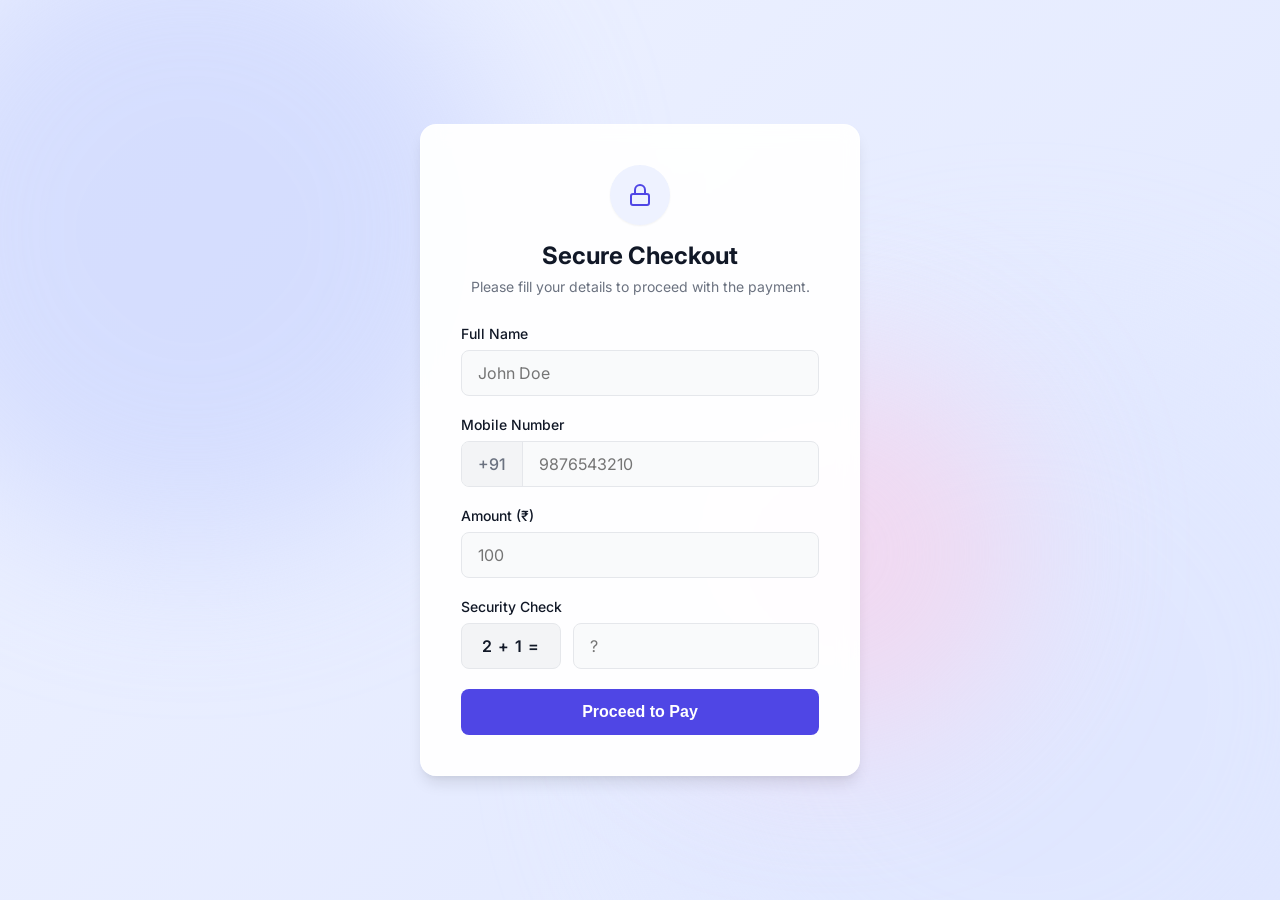
<file: index.html>
<!DOCTYPE html>
<html lang="en">

<head>
    <meta charset="UTF-8">
    <meta name="viewport" content="width=device-width, initial-scale=1.0">
    <title>Secure Payment</title>
    <!-- Basic SEO tags -->
    <meta name="description" content="Secure payment collection gateway.">
    <!-- Fonts -->
    <link href="https://fonts.googleapis.com/css2?family=Inter:wght@400;500;600;700&display=swap" rel="stylesheet">
    <link rel="stylesheet" href="assets/css/style.css">
    <!-- Favicon -->
    <link rel="icon" type="image/png" href="[data-uri]">
</head>

<body>
    <div class="background-shapes">
        <div class="shape shape-1"></div>
        <div class="shape shape-2"></div>
        <div class="shape shape-3"></div>
    </div>

    <div class="payment-container">
        <header class="payment-header">
            <div class="icon-container">
                <svg xmlns="http://www.w3.org/2000/svg" width="24" height="24" viewBox="0 0 24 24" fill="none"
                    stroke="currentColor" stroke-width="2" stroke-linecap="round" stroke-linejoin="round">
                    <rect x="3" y="11" width="18" height="11" rx="2" ry="2"></rect>
                    <path d="M7 11V7a5 5 0 0 1 10 0v4"></path>
                </svg>
            </div>
            <h2>Secure Checkout</h2>
            <p>Please fill your details to proceed with the payment.</p>
        </header>

        <!-- Visible Form for User Input -->
        <form id="uiPaymentForm" class="payment-form">
            <div class="form-group">
                <label for="fullName">Full Name</label>
                <input type="text" id="fullName" placeholder="John Doe" required>
                <span class="error-message" id="nameError">Please enter your full name.</span>
            </div>

            <div class="form-group">
                <label for="mobileNumber">Mobile Number</label>
                <div class="input-with-prefix">
                    <span class="prefix">+91</span>
                    <input type="tel" id="mobileNumber" placeholder="9876543210" pattern="[0-9]{10}" maxlength="10"
                        required>
                </div>
                <span class="error-message" id="mobileError">Please enter a valid 10-digit mobile number.</span>
            </div>

            <div class="form-group">
                <label for="amount">Amount (₹)</label>
                <input type="number" id="amount" placeholder="100" min="1" step="1" required>
                <span class="error-message" id="amountError">Minimum amount is ₹1.</span>
            </div>

            <div class="form-group captcha-group">
                <label>Security Check</label>
                <div class="captcha-container">
                    <span id="captchaQuestion" class="captcha-question">... + ... =</span>
                    <input type="number" id="captchaAnswer" placeholder="?" required>
                </div>
                <span class="error-message" id="captchaError">Incorrect answer. Please try again.</span>
            </div>

            <button type="submit" id="submitBtn" class="submit-btn">
                <span class="btn-text">Proceed to Pay</span>
                <span class="spinner" style="display: none;"></span>
            </button>
        </form>

        <!-- Hidden Form for PayU Submission -->
        <form action="https://secure.payu.in/_payment" method="post" id="payuForm" style="display: none;">
            <input type="hidden" name="key" id="payu_key" value="" />
            <input type="hidden" name="txnid" id="payu_txnid" value="" />
            <input type="hidden" name="amount" id="payu_amount" value="" />
            <input type="hidden" name="productinfo" id="payu_productinfo" value="Payment Collection" />
            <input type="hidden" name="firstname" id="payu_firstname" value="" />
            <input type="hidden" name="email" id="payu_email" value="" />
            <input type="hidden" name="phone" id="payu_phone" value="" />
            <input type="hidden" name="surl" id="payu_surl" value="" />
            <input type="hidden" name="furl" id="payu_furl" value="" />
            <input type="hidden" name="hash" id="payu_hash" value="" />
        </form>
    </div>

    <!-- Instructions note for developers -->
    <!-- 
      SECURITY BEST PRACTICES:
      1. This implementation handles hashing on the client side strictly for demonstration and GitHub Pages compatibility.
      2. In a production environment, NEVER expose your `merchant key` or `salt` on the client side. 
         Hash generation MUST be done on a secure backend server.
      3. Use PayU testing environment details for safe testing.
    -->
    <script src="assets/js/script.js"></script>
</body>

</html>
</file>
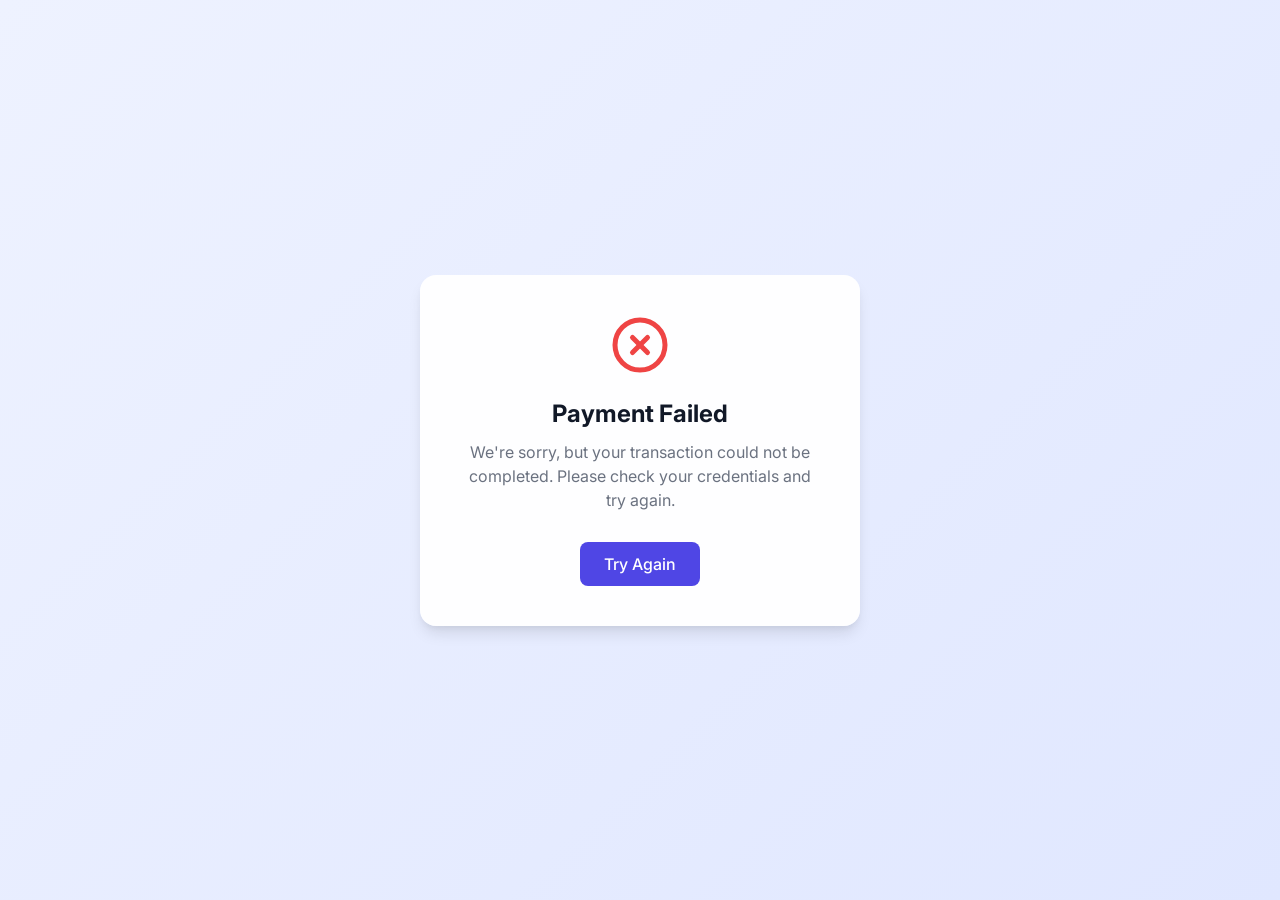
<file: failure.html>
<!DOCTYPE html>
<html lang="en">

<head>
    <meta charset="UTF-8">
    <meta name="viewport" content="width=device-width, initial-scale=1.0">
    <title>Payment Failed</title>
    <link href="https://fonts.googleapis.com/css2?family=Inter:wght@400;500;600&display=swap" rel="stylesheet">
    <link rel="stylesheet" href="assets/css/style.css">
</head>

<body class="result-page">
    <div class="result-card failure-card">
        <div class="result-icon">
            <svg xmlns="http://www.w3.org/2000/svg" width="60" height="60" viewBox="0 0 24 24" fill="none"
                stroke="#ef4444" stroke-width="2" stroke-linecap="round" stroke-linejoin="round">
                <circle cx="12" cy="12" r="10"></circle>
                <line x1="15" y1="9" x2="9" y2="15"></line>
                <line x1="9" y1="9" x2="15" y2="15"></line>
            </svg>
        </div>
        <h1>Payment Failed</h1>
        <p>We're sorry, but your transaction could not be completed. Please check your credentials and try again.</p>

        <div class="button-group">
            <a href="index.html" class="btn btn-primary">Try Again</a>
        </div>
    </div>
</body>

</html>
</file>
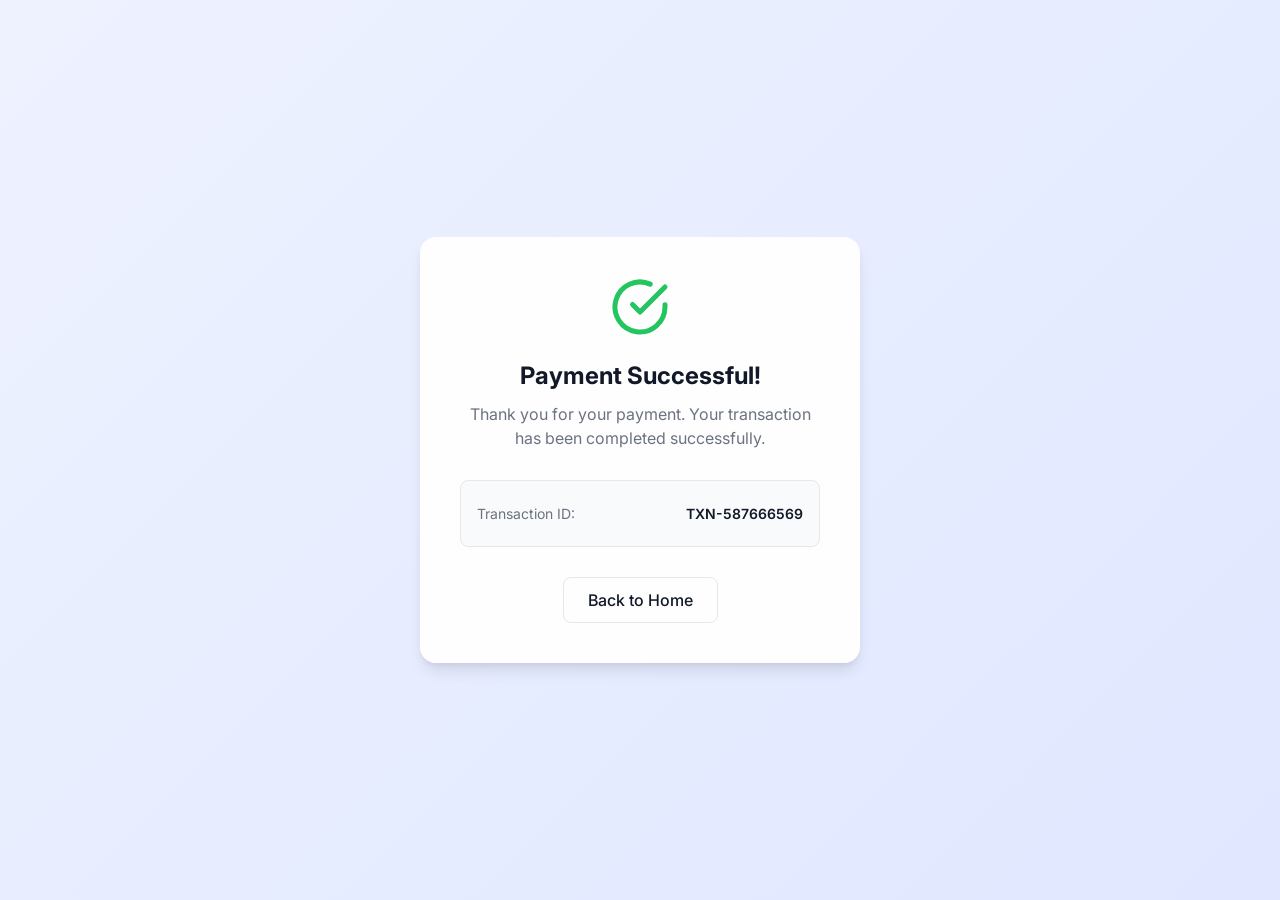
<file: success.html>
<!DOCTYPE html>
<html lang="en">

<head>
    <meta charset="UTF-8">
    <meta name="viewport" content="width=device-width, initial-scale=1.0">
    <title>Payment Successful</title>
    <link href="https://fonts.googleapis.com/css2?family=Inter:wght@400;500;600&display=swap" rel="stylesheet">
    <link rel="stylesheet" href="assets/css/style.css">
</head>

<body class="result-page">
    <div class="result-card success-card">
        <div class="result-icon">
            <svg xmlns="http://www.w3.org/2000/svg" width="60" height="60" viewBox="0 0 24 24" fill="none"
                stroke="#22c55e" stroke-width="2" stroke-linecap="round" stroke-linejoin="round">
                <path d="M22 11.08V12a10 10 0 1 1-5.93-9.14"></path>
                <polyline points="22 4 12 14.01 9 11.01"></polyline>
            </svg>
        </div>
        <h1>Payment Successful!</h1>
        <p>Thank you for your payment. Your transaction has been completed successfully.</p>

        <div class="transaction-details" id="txDetails">
            <!-- Details will be populated by JS from URL params -->
        </div>

        <a href="index.html" class="btn btn-outline">Back to Home</a>
    </div>

    <script>
        // Extract parameters from URL if any are passed back by PayU (or we can just show static success)
        // Usually PayU POSTs to success URL, so GitHub Pages (which only handles GET) might not receive POST data correctly.
        // For static hosting, we just display the confirmation.
        document.addEventListener('DOMContentLoaded', () => {
            const urlParams = new URLSearchParams(window.location.search);
            const txnid = urlParams.get('txnid') || 'TXN-' + Math.floor(Math.random() * 1000000000);

            const detailsHtml = `
                <div class="detail-row">
                    <span class="detail-label">Transaction ID:</span>
                    <span class="detail-value">${txnid}</span>
                </div>
            `;
            document.getElementById('txDetails').innerHTML = detailsHtml;
        });
    </script>
</body>

</html>
</file>
<file: assets/css/style.css>
/* Base Reset & Variables */
:root {
    --primary: #4F46E5;
    --primary-hover: #4338CA;
    --bg-gradient-start: #EEF2FF;
    --bg-gradient-end: #E0E7FF;
    --card-bg: rgba(255, 255, 255, 0.95);
    --text-main: #111827;
    --text-muted: #6B7280;
    --border-color: #E5E7EB;
    --error: #DC2626;
    --success: #10B981;
    --shadow-sm: 0 1px 2px 0 rgba(0, 0, 0, 0.05);
    --shadow-md: 0 4px 6px -1px rgba(0, 0, 0, 0.1), 0 2px 4px -1px rgba(0, 0, 0, 0.06);
    --shadow-lg: 0 10px 15px -3px rgba(0, 0, 0, 0.1), 0 4px 6px -2px rgba(0, 0, 0, 0.05);
    --border-radius: 16px;
}

* {
    margin: 0;
    padding: 0;
    box-sizing: border-box;
}

body {
    font-family: 'Inter', sans-serif;
    background: linear-gradient(135deg, var(--bg-gradient-start) 0%, var(--bg-gradient-end) 100%);
    min-height: 100vh;
    display: flex;
    justify-content: center;
    align-items: center;
    color: var(--text-main);
    padding: 20px;
    position: relative;
    overflow-x: hidden;
}

/* Background Shapes Setup */
.background-shapes {
    position: absolute;
    top: 0; left: 0; right: 0; bottom: 0;
    overflow: hidden;
    z-index: -1;
}

.shape {
    position: absolute;
    filter: blur(80px);
    opacity: 0.6;
    border-radius: 50%;
}
.shape-1 {
    top: -10%; left: -10%;
    width: 50vw; height: 50vw;
    background: #c7d2fe;
    animation: drift1 20s infinite alternate;
}
.shape-2 {
    bottom: -20%; right: -10%;
    width: 60vw; height: 60vw;
    background: #e0e7ff;
    animation: drift2 25s infinite alternate;
}
.shape-3 {
    top: 40%; right: 20%;
    width: 30vw; height: 30vw;
    background: #fbcfe8;
    animation: drift3 15s infinite alternate;
}

@keyframes drift1 { 0% { transform: translate(0, 0) scale(1); } 100% { transform: translate(10%, 10%) scale(1.1); } }
@keyframes drift2 { 0% { transform: translate(0, 0) scale(1); } 100% { transform: translate(-10%, -10%) scale(1.05); } }
@keyframes drift3 { 0% { transform: translate(0, 0) scale(1.2); } 100% { transform: translate(15%, -15%) scale(0.9); } }

/* Main Container */
.payment-container {
    background: var(--card-bg);
    backdrop-filter: blur(10px);
    width: 100%;
    max-width: 440px;
    padding: 40px;
    border-radius: var(--border-radius);
    box-shadow: var(--shadow-lg);
    border: 1px solid rgba(255, 255, 255, 0.5);
    animation: slideUp 0.5s ease-out forwards;
}

@keyframes slideUp {
    from { opacity: 0; transform: translateY(20px); }
    to { opacity: 1; transform: translateY(0); }
}

.payment-header {
    text-align: center;
    margin-bottom: 30px;
}

.icon-container {
    background: #EEF2FF;
    color: var(--primary);
    width: 60px;
    height: 60px;
    border-radius: 50%;
    display: flex;
    justify-content: center;
    align-items: center;
    margin: 0 auto 16px;
    box-shadow: var(--shadow-sm);
}

.payment-header h2 {
    font-size: 24px;
    font-weight: 700;
    margin-bottom: 8px;
}

.payment-header p {
    color: var(--text-muted);
    font-size: 14px;
}

/* Form Styles */
.form-group {
    margin-bottom: 20px;
    position: relative;
}

label {
    display: block;
    font-size: 14px;
    font-weight: 500;
    margin-bottom: 8px;
    color: var(--text-main);
}

input[type="text"],
input[type="tel"],
input[type="number"] {
    width: 100%;
    padding: 12px 16px;
    border: 1px solid var(--border-color);
    border-radius: 8px;
    font-size: 16px;
    font-family: inherit;
    transition: all 0.2s ease;
    background-color: #f9fafb;
}

input:focus {
    outline: none;
    border-color: var(--primary);
    background-color: #fff;
    box-shadow: 0 0 0 3px rgba(79, 70, 229, 0.1);
}

.input-with-prefix {
    display: flex;
    align-items: center;
    border: 1px solid var(--border-color);
    border-radius: 8px;
    background-color: #f9fafb;
    overflow: hidden;
    transition: all 0.2s ease;
}
.input-with-prefix:focus-within {
    border-color: var(--primary);
    background-color: #fff;
    box-shadow: 0 0 0 3px rgba(79, 70, 229, 0.1);
}
.prefix {
    padding: 12px 16px;
    background-color: #f3f4f6;
    color: var(--text-muted);
    font-size: 16px;
    border-right: 1px solid var(--border-color);
    font-weight: 500;
}
.input-with-prefix input {
    border: none;
    border-radius: 0;
    background: transparent;
}
.input-with-prefix input:focus {
    box-shadow: none;
}

/* Captcha Field */
.captcha-container {
    display: flex;
    gap: 12px;
    align-items: center;
}
.captcha-question {
    background: #f3f4f6;
    padding: 12px 20px;
    border-radius: 8px;
    font-weight: 600;
    font-size: 16px;
    letter-spacing: 1px;
    border: 1px solid var(--border-color);
    user-select: none;
}
#captchaAnswer {
    flex: 1;
}

.error-message {
    color: var(--error);
    font-size: 12px;
    margin-top: 6px;
    display: none;
}
.form-group.has-error input, .form-group.has-error .input-with-prefix {
    border-color: var(--error);
}
.form-group.has-error .error-message {
    display: block;
}

/* Submit Button */
.submit-btn {
    width: 100%;
    padding: 14px;
    background-color: var(--primary);
    color: white;
    border: none;
    border-radius: 8px;
    font-size: 16px;
    font-weight: 600;
    cursor: pointer;
    transition: background-color 0.2s, transform 0.1s;
    display: flex;
    justify-content: center;
    align-items: center;
    margin-top: 10px;
}
.submit-btn:hover {
    background-color: var(--primary-hover);
}
.submit-btn:active {
    transform: scale(0.98);
}
.submit-btn:disabled {
    background-color: #9CA3AF;
    cursor: not-allowed;
    transform: none;
}

/* Loading Spinner */
.spinner {
    width: 20px;
    height: 20px;
    border: 3px solid rgba(255,255,255,0.3);
    border-radius: 50%;
    border-top-color: white;
    animation: spin 1s ease-in-out infinite;
    margin-left: 10px;
}
@keyframes spin {
    to { transform: rotate(360deg); }
}

/* Result Pages */
.result-page {
    text-align: center;
}
.result-card {
    background: var(--card-bg);
    padding: 40px;
    border-radius: var(--border-radius);
    box-shadow: var(--shadow-lg);
    max-width: 440px;
    width: 100%;
    animation: scaleIn 0.4s cubic-bezier(0.175, 0.885, 0.32, 1.275) forwards;
}
@keyframes scaleIn {
    from { transform: scale(0.9); opacity: 0; }
    to { transform: scale(1); opacity: 1; }
}
.result-icon {
    margin-bottom: 24px;
    display: inline-flex;
}
.result-card h1 {
    font-size: 24px;
    margin-bottom: 12px;
}
.result-card p {
    color: var(--text-muted);
    line-height: 1.5;
    margin-bottom: 30px;
}

.btn {
    display: inline-block;
    padding: 12px 24px;
    border-radius: 8px;
    font-weight: 500;
    text-decoration: none;
    transition: all 0.2s;
}
.btn-outline {
    border: 1px solid var(--border-color);
    color: var(--text-main);
}
.btn-outline:hover {
    background: #f9fafb;
}
.btn-primary {
    background: var(--primary);
    color: white;
}
.btn-primary:hover {
    background: var(--primary-hover);
}

.transaction-details {
    background: #f9fafb;
    border: 1px solid var(--border-color);
    border-radius: 8px;
    padding: 16px;
    margin-bottom: 30px;
    text-align: left;
}
.detail-row {
    display: flex;
    justify-content: space-between;
    padding: 8px 0;
    border-bottom: 1px solid #e5e7eb;
}
.detail-row:last-child {
    border-bottom: none;
}
.detail-label {
    color: var(--text-muted);
    font-size: 14px;
}
.detail-value {
    font-weight: 600;
    font-size: 14px;
}

/* Responsive */
@media (max-width: 480px) {
    .payment-container, .result-card {
        padding: 30px 20px;
    }
}
</file>
